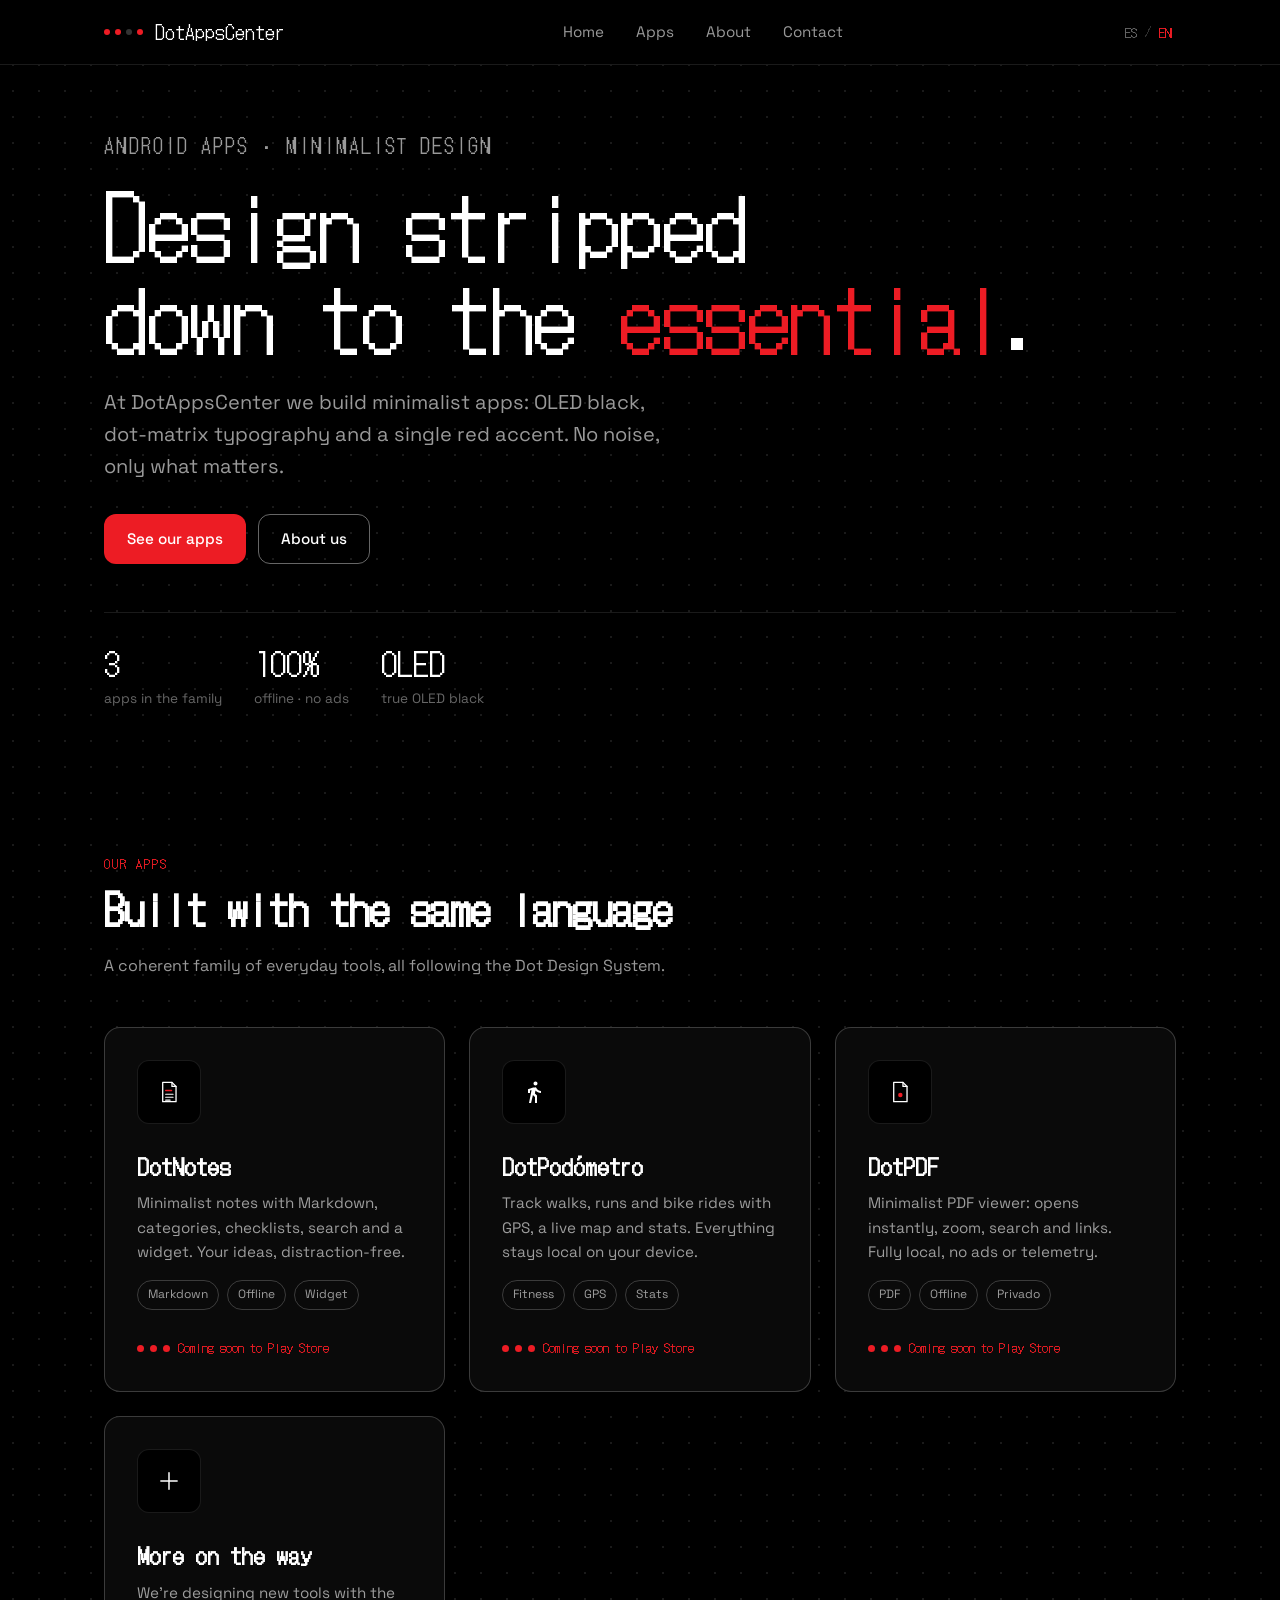
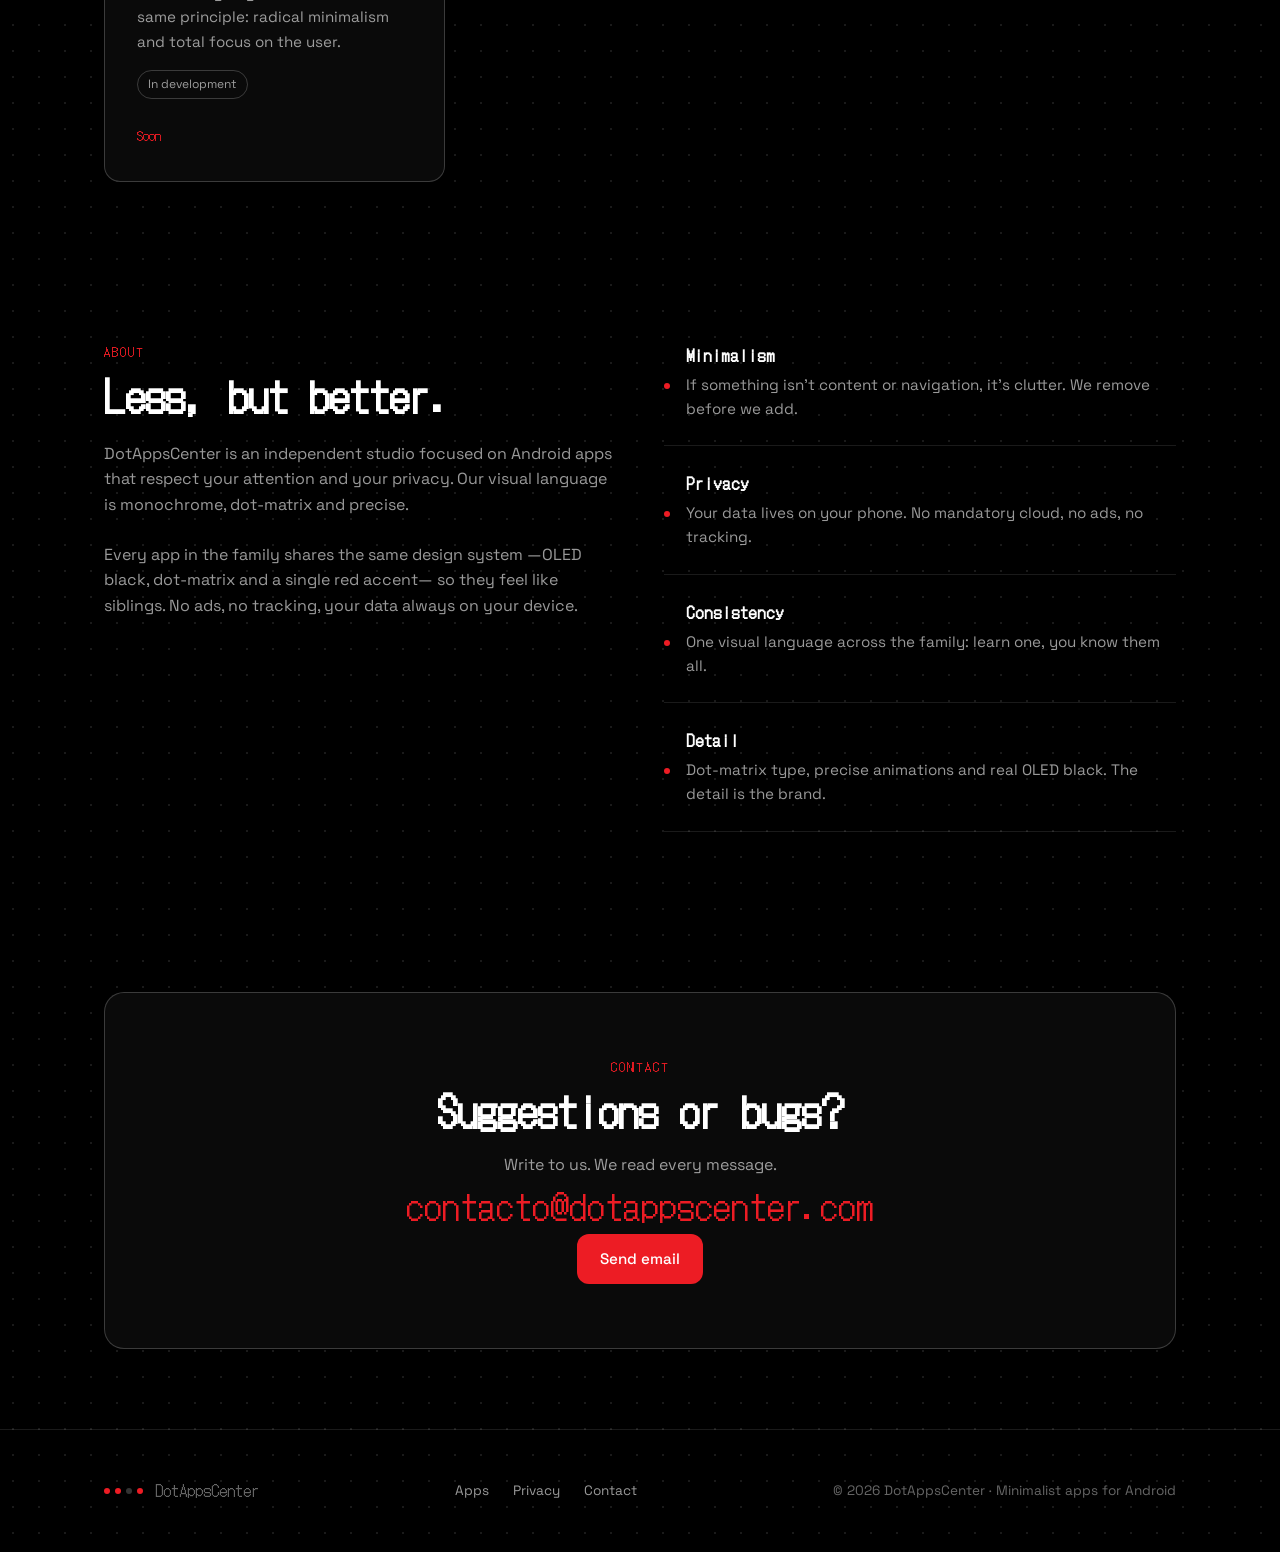
<file: index.html>
<!DOCTYPE html>
<html lang="es">
<head>
  <meta charset="UTF-8" />
  <meta name="viewport" content="width=device-width, initial-scale=1.0" />
  <title>DotAppsCenter — Apps minimalistas</title>
  <meta name="description" content="DotAppsCenter crea apps Android minimalistas: monocromo, dot-matrix, negro OLED y un único acento rojo. Offline y sin anuncios." />
  <link rel="canonical" href="https://dotappscenter.netlify.app/" />
  <meta name="theme-color" content="#000000" />

  <!-- Icons -->
  <link rel="icon" href="favicon.svg" type="image/svg+xml" />
  <link rel="icon" href="favicon-32.png" sizes="32x32" type="image/png" />
  <link rel="apple-touch-icon" href="apple-touch-icon.png" />

  <!-- Open Graph -->
  <meta property="og:type" content="website" />
  <meta property="og:site_name" content="DotAppsCenter" />
  <meta property="og:title" content="DotAppsCenter — Apps minimalistas" />
  <meta property="og:description" content="Apps Android minimalistas: monocromo, dot-matrix y un único acento rojo. Offline y sin anuncios." />
  <meta property="og:url" content="https://dotappscenter.netlify.app/" />
  <meta property="og:image" content="https://dotappscenter.netlify.app/og-image.png" />
  <meta property="og:image:width" content="1200" />
  <meta property="og:image:height" content="630" />
  <meta property="og:image:alt" content="DotAppsCenter — Apps Android minimalistas" />
  <meta property="og:locale" content="es_ES" />
  <meta property="og:locale:alternate" content="en_US" />

  <!-- Twitter -->
  <meta name="twitter:card" content="summary_large_image" />
  <meta name="twitter:title" content="DotAppsCenter — Apps minimalistas" />
  <meta name="twitter:description" content="Apps Android minimalistas: monocromo, dot-matrix y un único acento rojo. Offline y sin anuncios." />
  <meta name="twitter:image" content="https://dotappscenter.netlify.app/og-image.png" />

  <!-- Structured data -->
  <script type="application/ld+json">
  {
    "@context": "https://schema.org",
    "@type": "Organization",
    "name": "DotAppsCenter",
    "url": "https://dotappscenter.netlify.app/",
    "logo": "https://dotappscenter.netlify.app/favicon.svg",
    "description": "Estudio independiente de apps Android minimalistas: monocromo, dot-matrix y un único acento rojo.",
    "email": "contacto@dotappscenter.com"
  }
  </script>

  <!-- Fuentes: DotGothic16 (dot-matrix) + Space Grotesk — ambas SIL OFL -->
  <link rel="preconnect" href="https://fonts.googleapis.com" />
  <link rel="preconnect" href="https://fonts.gstatic.com" crossorigin />
  <link href="https://fonts.googleapis.com/css2?family=DotGothic16&family=Space+Grotesk:wght@400;500;700&display=swap" rel="stylesheet" />

  <link rel="stylesheet" href="css/styles.css" />
</head>
<body data-title-key="meta.title">

  <!-- ============ NAV ============ -->
  <header class="nav">
    <div class="container nav-inner">
      <a href="#inicio" class="brand">
        <span class="dots" aria-hidden="true">
          <span class="on"></span><span class="on"></span><span></span><span class="on"></span>
        </span>
        DotAppsCenter
      </a>
      <nav class="nav-links" id="navLinks">
        <a href="#inicio" data-i18n="nav.home">Inicio</a>
        <a href="#apps" data-i18n="nav.apps">Apps</a>
        <a href="#nosotros" data-i18n="nav.about">Nosotros</a>
        <a href="#contacto" data-i18n="nav.contact">Contacto</a>
      </nav>
      <div class="nav-right">
        <div class="lang" id="lang" role="group" aria-label="Idioma / Language">
          <button type="button" data-lang="es">ES</button><span aria-hidden="true">/</span><button type="button" data-lang="en">EN</button>
        </div>
        <button class="nav-toggle" id="navToggle" aria-label="Menú">
          <svg viewBox="0 0 24 24" fill="none" stroke="currentColor" stroke-width="2">
            <path d="M3 6h18M3 12h18M3 18h18" stroke-linecap="round" />
          </svg>
        </button>
      </div>
    </div>
  </header>

  <main>
    <!-- ============ HERO / INICIO ============ -->
    <section id="inicio" class="hero">
      <div class="container">
        <p class="eyebrow" data-i18n="hero.eyebrow">Apps Android · Diseño minimalista</p>
        <h1 class="display" data-i18n="hero.title">
          Diseño que se<br /><span class="accent">reduce</span> a lo esencial.
        </h1>
        <p data-i18n="hero.desc">
          En DotAppsCenter construimos aplicaciones minimalistas: negro OLED,
          tipografía dot-matrix y un único acento rojo. Nada de ruido, solo lo que importa.
        </p>
        <div class="hero-cta">
          <a href="#apps" class="btn btn-primary" data-i18n="hero.cta1">Ver nuestras apps</a>
          <a href="#nosotros" class="btn btn-ghost" data-i18n="hero.cta2">Conócenos</a>
        </div>

        <div class="hero-meta">
          <div class="stat"><div class="num">3</div><div class="lbl" data-i18n="hero.stat1">apps en la familia</div></div>
          <div class="stat"><div class="num">100%</div><div class="lbl" data-i18n="hero.stat2">offline · sin anuncios</div></div>
          <div class="stat"><div class="num">OLED</div><div class="lbl" data-i18n="hero.stat3">negro OLED puro</div></div>
        </div>
      </div>
    </section>

    <!-- ============ APPS ============ -->
    <section id="apps">
      <div class="container">
        <div class="section-head">
          <p class="eyebrow" data-i18n="apps.eyebrow">Nuestras apps</p>
          <h2 class="section-title" data-i18n="apps.title">Hechas con el mismo lenguaje</h2>
          <p class="muted" data-i18n="apps.subtitle">Una familia coherente de herramientas diarias, todas siguiendo el Dot Design System.</p>
        </div>

        <div class="apps-grid">
          <!-- DotNotes -->
          <article class="app-card">
            <div class="app-icon">
              <svg viewBox="0 0 108 108" aria-hidden="true">
                <path d="M37,28 L62,28 L73,39 L73,80 L37,80 Z" fill="none" stroke="#fff" stroke-width="3.5" stroke-linejoin="round" stroke-linecap="round"/>
                <path d="M62,28 L62,39 L73,39" fill="none" stroke="#fff" stroke-width="3.5" stroke-linejoin="round" stroke-linecap="round"/>
                <path d="M45,50 L61,50" stroke="#ed1c24" stroke-width="3.5" stroke-linecap="round"/>
                <path d="M45,60 L65,60 M45,68 L65,68 M45,76 L57,76" stroke="#fff" stroke-width="3" stroke-linecap="round"/>
              </svg>
            </div>
            <h3>DotNotes</h3>
            <p data-i18n="apps.notes.desc">Notas minimalistas con Markdown, categorías, checklists, búsqueda y widget. Tus ideas, sin distracciones.</p>
            <div class="tags">
              <span class="tag">Markdown</span>
              <span class="tag">Offline</span>
              <span class="tag">Widget</span>
            </div>
            <span class="badge-soon"><span class="dot-pulse"><span></span><span></span><span></span></span> <span data-i18n="apps.badge.soon">Próximamente en Play Store</span></span>
          </article>

          <!-- DotPodómetro -->
          <article class="app-card">
            <div class="app-icon">
              <svg viewBox="0 0 108 108" aria-hidden="true">
                <g transform="translate(21.6,21.6) scale(2.7)">
                  <path fill="#fff" d="M13.5,5.5c1.1,0 2,-0.9 2,-2s-0.9,-2 -2,-2 -2,0.9 -2,2 0.9,2 2,2zM9.8,8.9L7,23h2.1l1.8,-8 2.1,2v6h2v-7.5l-2.1,-2 0.6,-3C14.8,12 16.8,13 19,13v-2c-1.9,0 -3.5,-1 -4.3,-2.4l-1,-1.6C13.3,7.8 12.7,7.4 12,7.4c-0.3,0 -0.5,0.1 -0.8,0.1L6,9.3V13h2V10.6l1.8,-0.7"/>
                </g>
              </svg>
            </div>
            <h3>DotPodómetro</h3>
            <p data-i18n="apps.podo.desc">Registra caminatas, carreras y rutas en bici con GPS, mapa en tiempo real y estadísticas. Todo local en tu dispositivo.</p>
            <div class="tags">
              <span class="tag">Fitness</span>
              <span class="tag">GPS</span>
              <span class="tag">Stats</span>
            </div>
            <span class="badge-soon"><span class="dot-pulse"><span></span><span></span><span></span></span> <span data-i18n="apps.badge.soon">Próximamente en Play Store</span></span>
          </article>

          <!-- DotPDF -->
          <article class="app-card">
            <div class="app-icon">
              <svg viewBox="0 0 108 108" aria-hidden="true">
                <path d="M37,28 L62,28 L73,39 L73,80 L37,80 Z" fill="none" stroke="#fff" stroke-width="3.5" stroke-linejoin="round" stroke-linecap="round"/>
                <path d="M62,28 L62,39 L73,39" fill="none" stroke="#fff" stroke-width="3.5" stroke-linejoin="round" stroke-linecap="round"/>
                <circle cx="55" cy="62" r="6" fill="#ed1c24"/>
              </svg>
            </div>
            <h3>DotPDF</h3>
            <p data-i18n="apps.pdf.desc">Visor de PDF minimalista: abre al instante, zoom, búsqueda y vínculos. Todo local, sin anuncios ni telemetría.</p>
            <div class="tags">
              <span class="tag">PDF</span>
              <span class="tag">Offline</span>
              <span class="tag">Privado</span>
            </div>
            <span class="badge-soon"><span class="dot-pulse"><span></span><span></span><span></span></span> <span data-i18n="apps.badge.soon">Próximamente en Play Store</span></span>
          </article>

          <!-- Próxima app -->
          <article class="app-card">
            <div class="app-icon">
              <svg viewBox="0 0 108 108" aria-hidden="true">
                <path d="M54,32 V76 M32,54 H76" stroke="#fff" stroke-width="4" stroke-linecap="round"/>
              </svg>
            </div>
            <h3 data-i18n="apps.soon.title">Más en camino</h3>
            <p data-i18n="apps.soon.desc">Estamos diseñando nuevas herramientas con el mismo principio: minimalismo radical y foco total en el usuario.</p>
            <div class="tags">
              <span class="tag" data-i18n="apps.soon.tag">En desarrollo</span>
            </div>
            <span class="badge-soon" data-i18n="apps.soon.badge">Pronto</span>
          </article>
        </div>
      </div>
    </section>

    <!-- ============ NOSOTROS ============ -->
    <section id="nosotros">
      <div class="container">
        <div class="about-grid">
          <div>
            <p class="eyebrow" data-i18n="about.eyebrow">Nosotros</p>
            <h2 class="section-title" data-i18n="about.title">Menos, pero mejor.</h2>
            <p class="muted" style="margin-bottom:24px" data-i18n="about.p1">
              DotAppsCenter es un estudio independiente enfocado en apps Android
              que respetan tu atención y tu privacidad. Nuestro lenguaje visual es
              monocromo, dot-matrix y preciso.
            </p>
            <p class="muted" data-i18n="about.p2">
              Cada app de la familia comparte el mismo sistema de diseño —negro OLED,
              dot-matrix y un solo acento rojo— para que se sientan como hermanas.
              Sin anuncios, sin rastreo, con tus datos siempre en tu dispositivo.
            </p>
          </div>

          <div class="values">
            <div class="value">
              <span class="dots v-dot" aria-hidden="true"><span class="on"></span></span>
              <div><h4 data-i18n="about.v1t">Minimalismo</h4><p data-i18n="about.v1d">Si un elemento no es contenido ni navegación, sobra. Quitamos antes de añadir.</p></div>
            </div>
            <div class="value">
              <span class="dots v-dot" aria-hidden="true"><span class="on"></span></span>
              <div><h4 data-i18n="about.v2t">Privacidad</h4><p data-i18n="about.v2d">Tus datos viven en tu teléfono. Sin nube obligatoria, sin anuncios, sin rastreo.</p></div>
            </div>
            <div class="value">
              <span class="dots v-dot" aria-hidden="true"><span class="on"></span></span>
              <div><h4 data-i18n="about.v3t">Coherencia</h4><p data-i18n="about.v3d">Un único lenguaje visual en toda la familia: aprendes una, las conoces todas.</p></div>
            </div>
            <div class="value">
              <span class="dots v-dot" aria-hidden="true"><span class="on"></span></span>
              <div><h4 data-i18n="about.v4t">Detalle</h4><p data-i18n="about.v4d">Tipografía dot-matrix, animaciones precisas y negro OLED real. El detalle es la marca.</p></div>
            </div>
          </div>
        </div>
      </div>
    </section>

    <!-- ============ CONTACTO ============ -->
    <section id="contacto">
      <div class="container">
        <div class="contact-card">
          <p class="eyebrow" data-i18n="contact.eyebrow">Contacto</p>
          <h2 class="section-title" style="margin-bottom:8px" data-i18n="contact.title">¿Sugerencias o errores?</h2>
          <p class="muted" data-i18n="contact.sub">Escríbenos. Leemos cada mensaje.</p>
          <!-- TODO: reemplazar por el correo de soporte real -->
          <a class="email" id="contactEmail" href="mailto:contacto@dotappscenter.com">contacto@dotappscenter.com</a>
          <div>
            <a class="btn btn-primary" id="contactBtn" href="mailto:contacto@dotappscenter.com?subject=Contacto%20%C2%B7%20DotAppsCenter" data-i18n="contact.btn">Enviar correo</a>
          </div>
        </div>
      </div>
    </section>
  </main>

  <!-- ============ FOOTER ============ -->
  <footer>
    <div class="container footer-inner">
      <div class="brand" style="font-size:1rem">
        <span class="dots" aria-hidden="true"><span class="on"></span><span class="on"></span><span></span><span class="on"></span></span>
        DotAppsCenter
      </div>
      <nav class="footer-links">
        <a href="#apps" data-i18n="nav.apps">Apps</a>
        <a href="privacy.html" data-i18n="footer.privacy">Privacidad</a>
        <a href="#contacto" data-i18n="nav.contact">Contacto</a>
      </nav>
      <div>© <span id="year"></span> DotAppsCenter · <span data-i18n="footer.tagline">Apps minimalistas para Android</span></div>
    </div>
  </footer>

  <script src="js/i18n.js"></script>
  <script src="js/main.js"></script>
</body>
</html>
</file>
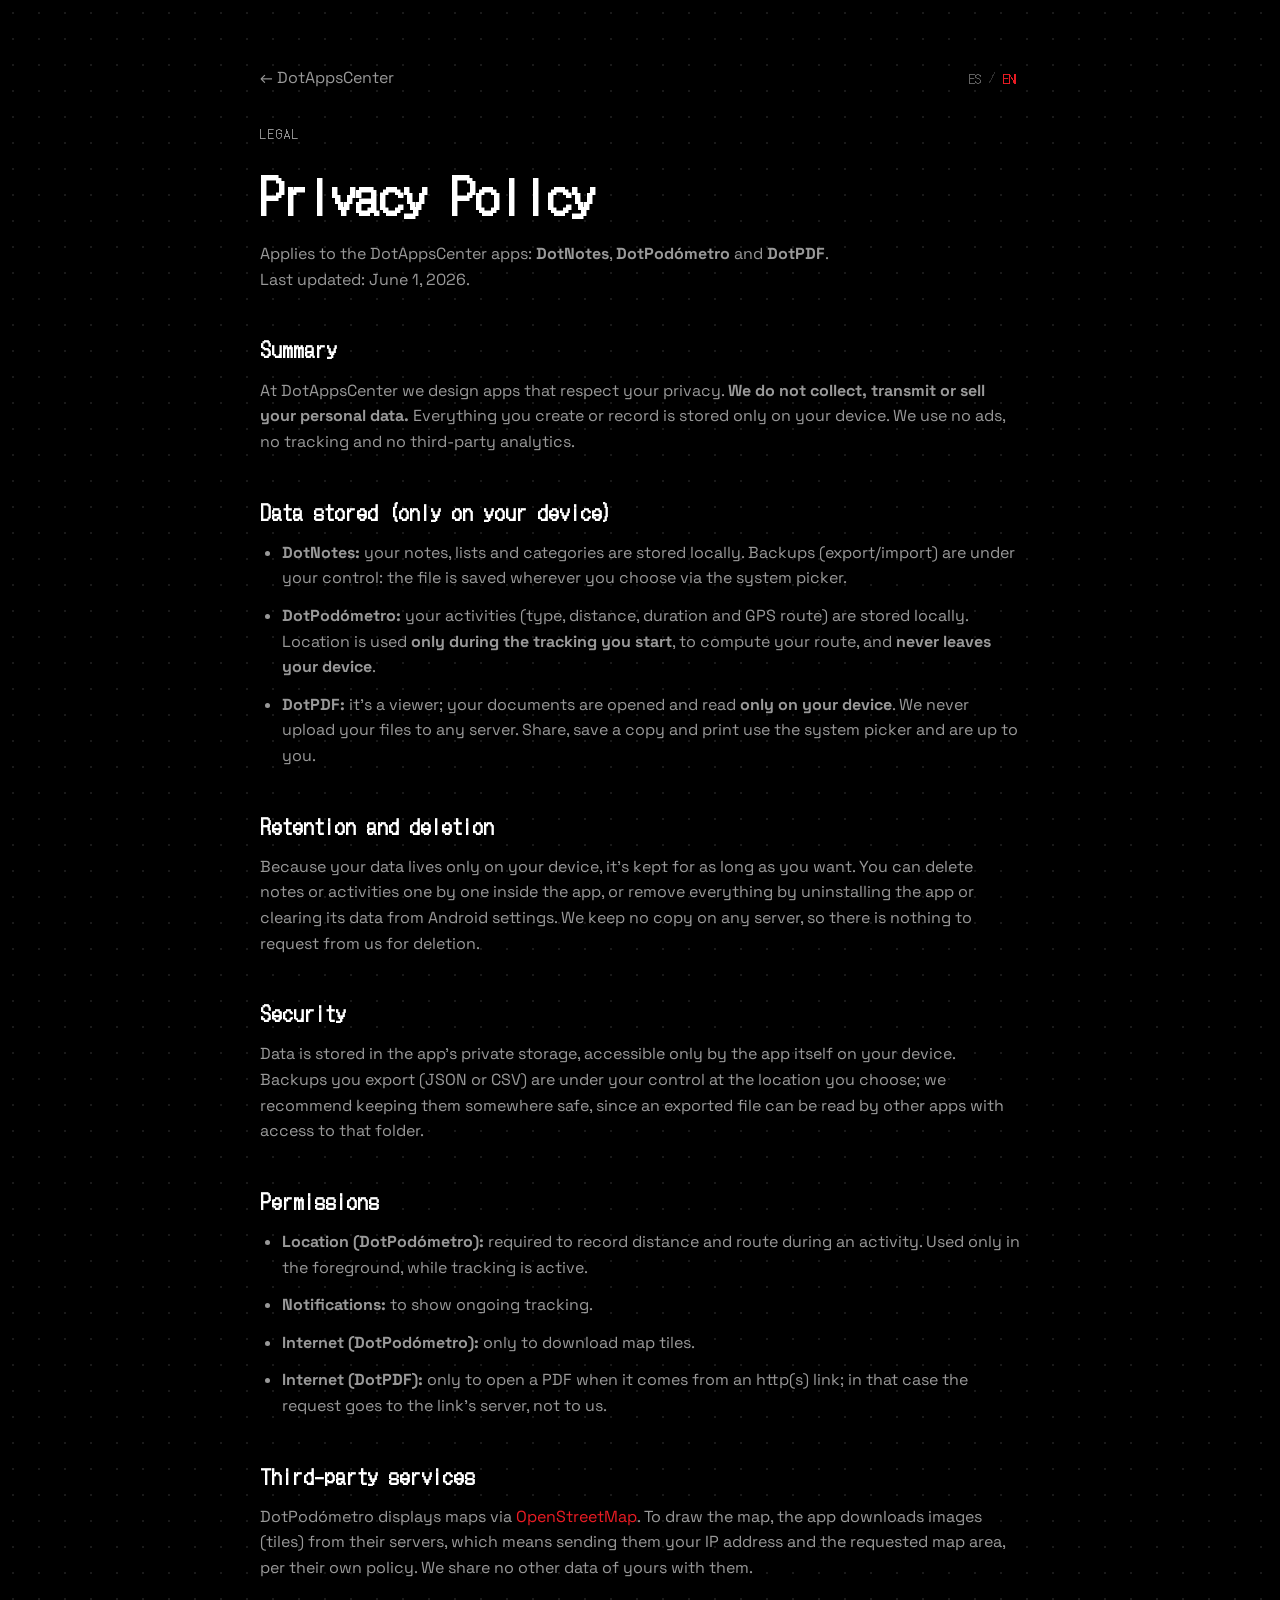
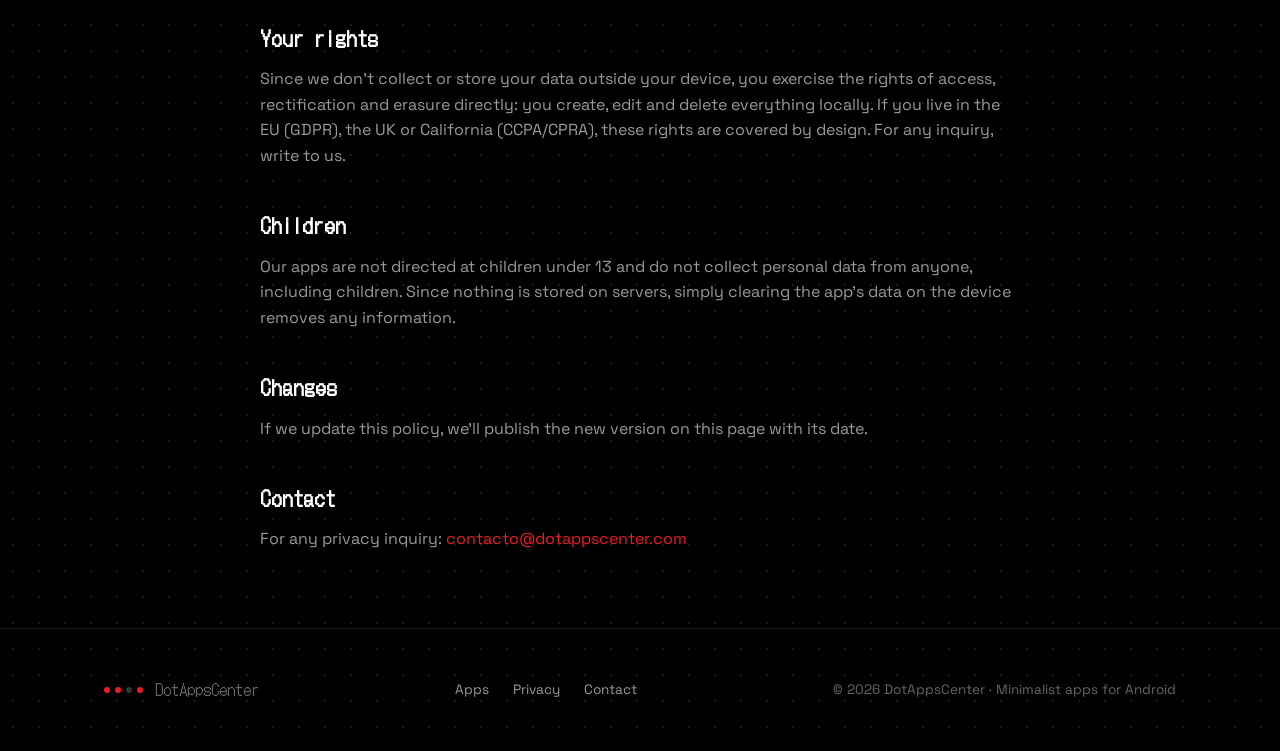
<file: privacy.html>
<!DOCTYPE html>
<html lang="es">
<head>
  <meta charset="UTF-8" />
  <meta name="viewport" content="width=device-width, initial-scale=1.0" />
  <title>Política de Privacidad — DotAppsCenter</title>
  <meta name="description" content="Política de privacidad de las apps de DotAppsCenter (DotNotes, DotPodómetro, DotPDF)." />
  <link rel="canonical" href="https://dotappscenter.netlify.app/privacy.html" />
  <meta name="theme-color" content="#000000" />
  <meta name="robots" content="index, follow" />
  <link rel="icon" href="favicon.svg" type="image/svg+xml" />
  <link rel="icon" href="favicon-32.png" sizes="32x32" type="image/png" />
  <link rel="apple-touch-icon" href="apple-touch-icon.png" />
  <link rel="preconnect" href="https://fonts.googleapis.com" />
  <link rel="preconnect" href="https://fonts.gstatic.com" crossorigin />
  <link href="https://fonts.googleapis.com/css2?family=DotGothic16&family=Space+Grotesk:wght@400;500;700&display=swap" rel="stylesheet" />
  <link rel="stylesheet" href="css/styles.css" />
  <style>
    .legal { max-width: 760px; margin: 0 auto; padding: 64px 0; }
    .legal h1 { font-family: var(--font-display); font-size: clamp(2rem,5vw,3rem); margin-bottom: 8px; }
    .legal h2 { font-family: var(--font-display); font-size: 1.3rem; margin: 40px 0 12px; color: var(--dot-white); }
    .legal p, .legal li { color: var(--dot-white-60); margin-bottom: 12px; }
    .legal ul { padding-left: 22px; }
    .legal a { color: var(--dot-red); }
    .legal-top { display: flex; align-items: center; justify-content: space-between; margin-bottom: 32px; }
    .legal-top .back { color: var(--dot-white-60); }
  </style>
</head>
<body data-title-key="pv.meta.title">
  <div class="container legal">
    <div class="legal-top">
      <a class="back" href="index.html" data-i18n="pv.back">← DotAppsCenter</a>
      <div class="lang" role="group" aria-label="Idioma / Language">
        <button type="button" data-lang="es">ES</button><span aria-hidden="true">/</span><button type="button" data-lang="en">EN</button>
      </div>
    </div>

    <p class="eyebrow" data-i18n="pv.eyebrow">Legal</p>
    <h1 data-i18n="pv.title">Política de Privacidad</h1>
    <p class="muted" data-i18n="pv.intro">Aplica a las apps de DotAppsCenter: <strong>DotNotes</strong>, <strong>DotPodómetro</strong> y <strong>DotPDF</strong>.<br/>Última actualización: 1 de junio de 2026.</p>

    <h2 data-i18n="pv.h.summary">Resumen</h2>
    <p data-i18n="pv.summary">
      En DotAppsCenter diseñamos apps que respetan tu privacidad. <strong>No recopilamos,
      transmitimos ni vendemos tus datos personales.</strong> Todo lo que creas o registras
      se guarda únicamente en tu dispositivo. No usamos anuncios, ni rastreo, ni analítica de terceros.
    </p>

    <h2 data-i18n="pv.h.data">Datos que se almacenan (solo en tu dispositivo)</h2>
    <ul>
      <li data-i18n="pv.data.notes"><strong>DotNotes:</strong> tus notas, listas y categorías se guardan localmente. Las copias de seguridad
        (exportar/importar) las controlas tú: el archivo se guarda donde elijas mediante el selector del sistema.</li>
      <li data-i18n="pv.data.podo"><strong>DotPodómetro:</strong> tus actividades (tipo, distancia, duración y ruta GPS) se guardan localmente.
        La ubicación se usa <strong>solo durante el seguimiento que tú inicias</strong>, para calcular tu recorrido,
        y <strong>nunca sale de tu dispositivo</strong>.</li>
      <li data-i18n="pv.data.pdf"><strong>DotPDF:</strong> es un visor; tus documentos se abren y se leen <strong>solo en tu dispositivo</strong>.
        No subimos tus archivos a ningún servidor. Compartir, guardar una copia e imprimir usan el selector del sistema y las decides tú.</li>
    </ul>

    <h2 data-i18n="pv.h.retention">Conservación y eliminación</h2>
    <p data-i18n="pv.retention">Como tus datos viven solo en tu dispositivo, se conservan mientras tú quieras.
      Puedes borrar notas o actividades una por una dentro de la app, o eliminar todo desinstalando la app
      o borrando sus datos desde los ajustes de Android. No conservamos ninguna copia en servidores, así que
      no hay nada que solicitarnos para su eliminación.</p>

    <h2 data-i18n="pv.h.security">Seguridad</h2>
    <p data-i18n="pv.security">Los datos se guardan en el almacenamiento privado de la app, accesible solo por la
      propia app en tu dispositivo. Las copias de seguridad que tú exportas (JSON o CSV) quedan bajo tu control en
      la ubicación que elijas; te recomendamos guardarlas en un lugar seguro, ya que un archivo exportado puede ser
      leído por otras apps con acceso a esa carpeta.</p>

    <h2 data-i18n="pv.h.perms">Permisos</h2>
    <ul>
      <li data-i18n="pv.perm.loc"><strong>Ubicación (DotPodómetro):</strong> necesaria para registrar distancia y ruta durante una actividad.
        Solo se usa en primer plano, mientras el seguimiento está activo.</li>
      <li data-i18n="pv.perm.notif"><strong>Notificaciones:</strong> para mostrar el seguimiento en curso.</li>
      <li data-i18n="pv.perm.net"><strong>Internet (DotPodómetro):</strong> únicamente para descargar las teselas del mapa.</li>
      <li data-i18n="pv.perm.pdf"><strong>Internet (DotPDF):</strong> solo para abrir un PDF cuando llega desde un enlace http(s);
        en ese caso la petición va al servidor del enlace, no a nosotros.</li>
    </ul>

    <h2 data-i18n="pv.h.third">Servicios de terceros</h2>
    <p data-i18n="pv.third">
      DotPodómetro muestra mapas mediante <a href="https://www.openstreetmap.org/copyright" target="_blank" rel="noopener">OpenStreetMap</a>.
      Para dibujar el mapa, la app descarga imágenes (teselas) de sus servidores, lo que implica enviarles
      tu dirección IP y la zona del mapa solicitada, según su propia política. No compartimos con ellos
      ningún otro dato tuyo.
    </p>

    <h2 data-i18n="pv.h.rights">Tus derechos</h2>
    <p data-i18n="pv.rights">Como no recopilamos ni almacenamos tus datos fuera de tu dispositivo, ejerces de forma
      directa los derechos de acceso, rectificación y eliminación: tú creas, editas y borras todo localmente.
      Si resides en la UE (RGPD), Reino Unido o California (CCPA/CPRA), estos derechos quedan cubiertos por diseño.
      Para cualquier consulta, escríbenos.</p>

    <h2 data-i18n="pv.h.kids">Niños</h2>
    <p data-i18n="pv.kids">Nuestras apps no están dirigidas a menores de 13 años y no recopilan datos personales de
      nadie, incluidos los menores. Como nada se almacena en servidores, basta con borrar los datos de la app en el
      dispositivo para eliminar cualquier información.</p>

    <h2 data-i18n="pv.h.changes">Cambios</h2>
    <p data-i18n="pv.changes">Si actualizamos esta política, publicaremos la nueva versión en esta página con su fecha.</p>

    <h2 data-i18n="pv.h.contact">Contacto</h2>
    <!-- TODO: reemplazar por el correo de soporte real -->
    <p data-i18n="pv.contact">Para cualquier consulta sobre privacidad: <a href="mailto:contacto@dotappscenter.com">contacto@dotappscenter.com</a></p>
  </div>

  <footer>
    <div class="container footer-inner">
      <a class="brand" href="index.html" style="font-size:1rem">
        <span class="dots" aria-hidden="true"><span class="on"></span><span class="on"></span><span></span><span class="on"></span></span>
        DotAppsCenter
      </a>
      <nav class="footer-links">
        <a href="index.html#apps" data-i18n="nav.apps">Apps</a>
        <a href="privacy.html" data-i18n="footer.privacy">Privacidad</a>
        <a href="index.html#contacto" data-i18n="nav.contact">Contacto</a>
      </nav>
      <div>© <span id="year"></span> DotAppsCenter · <span data-i18n="footer.tagline">Apps minimalistas para Android</span></div>
    </div>
  </footer>

  <script src="js/i18n.js"></script>
  <script src="js/main.js"></script>
</body>
</html>
</file>
<file: css/styles.css>
/* ============================================================
   DotAppsCenter — Dot Design System (web)
   Monocromo + acento rojo · estética Nothing/Dot
   ============================================================ */

:root {
  /* Color */
  --dot-black: #000000;
  --dot-surface: #0a0a0a;
  --dot-elevated: #141414;
  --dot-white: #ffffff;
  --dot-white-80: rgba(255, 255, 255, 0.8);
  --dot-white-60: rgba(255, 255, 255, 0.6);
  --dot-white-40: rgba(255, 255, 255, 0.4);
  --dot-white-20: rgba(255, 255, 255, 0.2);
  --dot-white-10: rgba(255, 255, 255, 0.1);
  --dot-red: #ed1c24;
  --dot-red-dim: #8b1016;

  /* Tipografía */
  --font-display: "DotGothic16", "Space Mono", monospace;
  --font-body: "Space Grotesk", system-ui, sans-serif;

  /* Espaciado base 8 */
  --s-1: 4px;  --s-2: 8px;  --s-3: 12px; --s-4: 16px;
  --s-6: 24px; --s-8: 32px; --s-12: 48px; --s-16: 64px; --s-20: 80px;

  /* Forma */
  --radius-s: 12px;
  --radius-m: 16px;
  --radius-l: 20px;

  --maxw: 1120px;
}

* { box-sizing: border-box; margin: 0; padding: 0; }

html { scroll-behavior: smooth; scroll-padding-top: 80px; }

body {
  font-family: var(--font-body);
  background: var(--dot-black);
  color: var(--dot-white);
  line-height: 1.6;
  -webkit-font-smoothing: antialiased;
  /* Fondo sutil de matriz de puntos */
  background-image: radial-gradient(var(--dot-white-10) 1px, transparent 1px);
  background-size: 26px 26px;
  overflow-x: hidden;
}

a { color: inherit; text-decoration: none; }
img, svg { display: block; }

.container {
  width: 100%;
  max-width: var(--maxw);
  margin: 0 auto;
  padding: 0 var(--s-6);
}

/* ---------- Tipografía ---------- */
.display {
  font-family: var(--font-display);
  font-weight: 400;
  line-height: 1.05;
  letter-spacing: -0.5px;
}
.eyebrow {
  font-family: var(--font-display);
  font-size: 0.8rem;
  letter-spacing: 2px;
  text-transform: uppercase;
  color: var(--dot-red);
}
.section-title {
  font-family: var(--font-display);
  font-size: clamp(1.8rem, 4vw, 2.6rem);
  margin-bottom: var(--s-3);
}
.muted { color: var(--dot-white-60); }

/* ---------- Marca / puntos ---------- */
.dots {
  display: inline-flex;
  gap: 5px;
  align-items: center;
}
.dots span {
  width: 6px; height: 6px; border-radius: 50%;
  background: var(--dot-white-20);
}
.dots span.on { background: var(--dot-red); }

/* Pulso de 3 puntos (loader / acento animado) */
.dot-pulse { display: inline-flex; gap: 6px; }
.dot-pulse span {
  width: 7px; height: 7px; border-radius: 50%;
  background: var(--dot-red);
  animation: pulse 1.2s infinite ease-in-out;
}
.dot-pulse span:nth-child(2) { animation-delay: 0.2s; }
.dot-pulse span:nth-child(3) { animation-delay: 0.4s; }
@keyframes pulse { 0%,100% { opacity: 0.2; } 50% { opacity: 1; } }

/* ---------- Navbar ---------- */
.nav {
  position: sticky; top: 0; z-index: 50;
  background: rgba(0, 0, 0, 0.85);
  backdrop-filter: blur(12px);
  border-bottom: 1px solid var(--dot-white-10);
}
.nav-inner {
  display: flex; align-items: center; justify-content: space-between;
  height: 64px;
}
.brand {
  display: flex; align-items: center; gap: var(--s-3);
  font-family: var(--font-display);
  font-size: 1.15rem;
}
.nav-links { display: flex; gap: var(--s-8); align-items: center; }
.nav-links a {
  color: var(--dot-white-60);
  font-size: 0.95rem;
  transition: color 0.15s;
}
.nav-links a:hover { color: var(--dot-white); }
.nav-toggle {
  display: none; background: none; border: 0; cursor: pointer;
  width: 28px; height: 28px; color: var(--dot-white);
}

/* ---------- Botones ---------- */
.btn {
  display: inline-flex; align-items: center; gap: var(--s-2);
  font-family: var(--font-body); font-weight: 500; font-size: 0.95rem;
  padding: 12px 22px; border-radius: var(--radius-s);
  border: 1px solid transparent; cursor: pointer;
  transition: transform 0.15s, background 0.15s, border-color 0.15s;
}
.btn-primary { background: var(--dot-red); color: var(--dot-white); }
.btn-primary:hover { background: var(--dot-red-dim); }
.btn-ghost { border-color: var(--dot-white-40); color: var(--dot-white); }
.btn-ghost:hover { border-color: var(--dot-white); background: var(--dot-white-10); }
.btn:active { transform: translateY(1px); }

/* ---------- Secciones ---------- */
section { padding: var(--s-20) 0; }
.section-head { max-width: 640px; margin-bottom: var(--s-12); }

/* ---------- Hero ---------- */
.hero { padding-top: var(--s-16); padding-bottom: var(--s-16); }
.hero h1 {
  font-size: clamp(2.6rem, 8vw, 5.5rem);
  margin: var(--s-4) 0 var(--s-6);
}
.hero h1 .accent { color: var(--dot-red); }
.hero p {
  font-size: clamp(1rem, 2.5vw, 1.25rem);
  color: var(--dot-white-60);
  max-width: 560px;
}
.hero-cta { display: flex; gap: var(--s-3); margin-top: var(--s-8); flex-wrap: wrap; }
.hero-meta {
  margin-top: var(--s-12);
  display: flex; gap: var(--s-8); flex-wrap: wrap;
  border-top: 1px solid var(--dot-white-10);
  padding-top: var(--s-6);
}
.hero-meta .stat .num {
  font-family: var(--font-display);
  font-size: 2rem; color: var(--dot-white);
}
.hero-meta .stat .lbl { font-size: 0.85rem; color: var(--dot-white-40); }

/* ---------- Apps ---------- */
.apps-grid {
  display: grid; gap: var(--s-6);
  grid-template-columns: repeat(auto-fit, minmax(300px, 1fr));
}
.app-card {
  background: var(--dot-surface);
  border: 1px solid var(--dot-white-20);
  border-radius: var(--radius-m);
  padding: var(--s-8);
  transition: border-color 0.2s, transform 0.2s;
}
.app-card:hover { border-color: var(--dot-white-40); transform: translateY(-4px); }
.app-icon {
  width: 64px; height: 64px; border-radius: var(--radius-s);
  background: var(--dot-black);
  border: 1px solid var(--dot-white-10);
  display: grid; place-items: center;
  margin-bottom: var(--s-6);
}
.app-icon svg { width: 40px; height: 40px; }
.app-card h3 { font-family: var(--font-display); font-size: 1.4rem; margin-bottom: var(--s-2); }
.app-card p { color: var(--dot-white-60); font-size: 0.95rem; margin-bottom: var(--s-4); }
.tags { display: flex; gap: var(--s-2); flex-wrap: wrap; margin-bottom: var(--s-6); }
.tag {
  font-size: 0.75rem; color: var(--dot-white-60);
  border: 1px solid var(--dot-white-20);
  padding: 4px 10px; border-radius: 999px;
}
.badge-soon {
  display: inline-flex; align-items: center; gap: var(--s-2);
  font-size: 0.8rem; color: var(--dot-red);
  font-family: var(--font-display);
}

/* ---------- About ---------- */
.about-grid {
  display: grid; gap: var(--s-12);
  grid-template-columns: 1fr 1fr;
  align-items: start;
}
.values { display: grid; gap: var(--s-6); }
.value {
  display: flex; gap: var(--s-4);
  padding-bottom: var(--s-6);
  border-bottom: 1px solid var(--dot-white-10);
}
.value .v-dot { margin-top: 8px; }
.value h4 { font-family: var(--font-display); font-size: 1.05rem; margin-bottom: var(--s-1); }
.value p { color: var(--dot-white-60); font-size: 0.95rem; }

/* ---------- Contact ---------- */
.contact-card {
  background: var(--dot-surface);
  border: 1px solid var(--dot-white-20);
  border-radius: var(--radius-l);
  padding: var(--s-16) var(--s-8);
  text-align: center;
}
.contact-card .email {
  font-family: var(--font-display);
  font-size: clamp(1.3rem, 4vw, 2.2rem);
  color: var(--dot-red);
  margin: var(--s-4) 0 var(--s-8);
  word-break: break-all;
}

/* ---------- Footer ---------- */
footer {
  border-top: 1px solid var(--dot-white-10);
  padding: var(--s-12) 0;
}
.footer-inner {
  display: flex; align-items: center; justify-content: space-between;
  flex-wrap: wrap; gap: var(--s-4);
  color: var(--dot-white-40); font-size: 0.85rem;
}
.footer-links { display: flex; gap: var(--s-6); flex-wrap: wrap; }
.footer-links a { color: var(--dot-white-60); transition: color 0.15s; }
.footer-links a:hover { color: var(--dot-white); }

/* ---------- Responsive ---------- */
@media (max-width: 760px) {
  .nav-links {
    position: absolute; top: 64px; left: 0; right: 0;
    flex-direction: column; gap: 0;
    background: var(--dot-black);
    border-bottom: 1px solid var(--dot-white-10);
    max-height: 0; overflow: hidden;
    transition: max-height 0.25s ease;
  }
  .nav-links.open { max-height: 320px; }
  .nav-links a { padding: var(--s-4) var(--s-6); width: 100%; border-top: 1px solid var(--dot-white-10); }
  .nav-toggle { display: block; }
  .about-grid { grid-template-columns: 1fr; }
}

/* ---------- Selector de idioma ---------- */
.nav-right { display: flex; align-items: center; gap: var(--s-4); }
.lang { display: inline-flex; align-items: center; gap: 4px; font-family: var(--font-display); font-size: 0.85rem; }
.lang button { background: none; border: 0; color: var(--dot-white-40); cursor: pointer; font-family: inherit; font-size: inherit; padding: 4px; }
.lang button:hover { color: var(--dot-white-80); }
.lang button.active { color: var(--dot-red); }
.lang span { color: var(--dot-white-20); }
</file>
